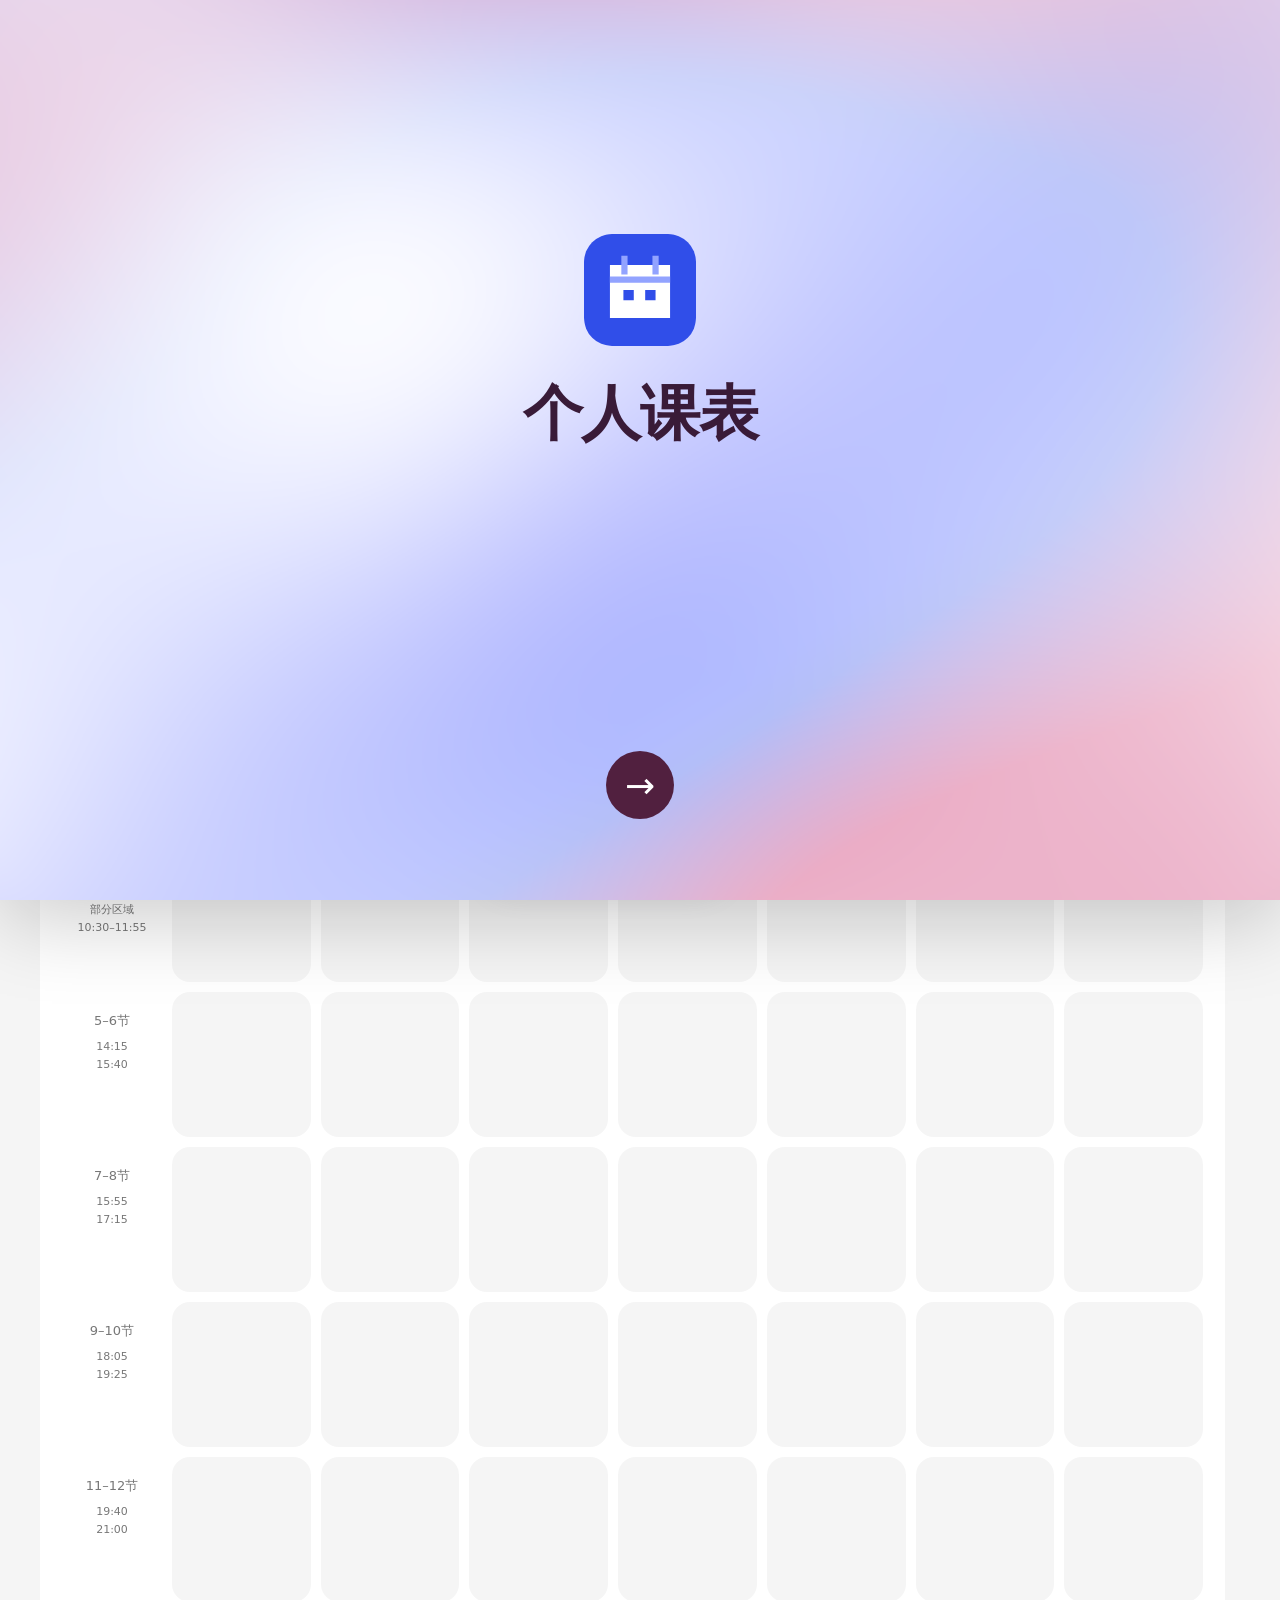
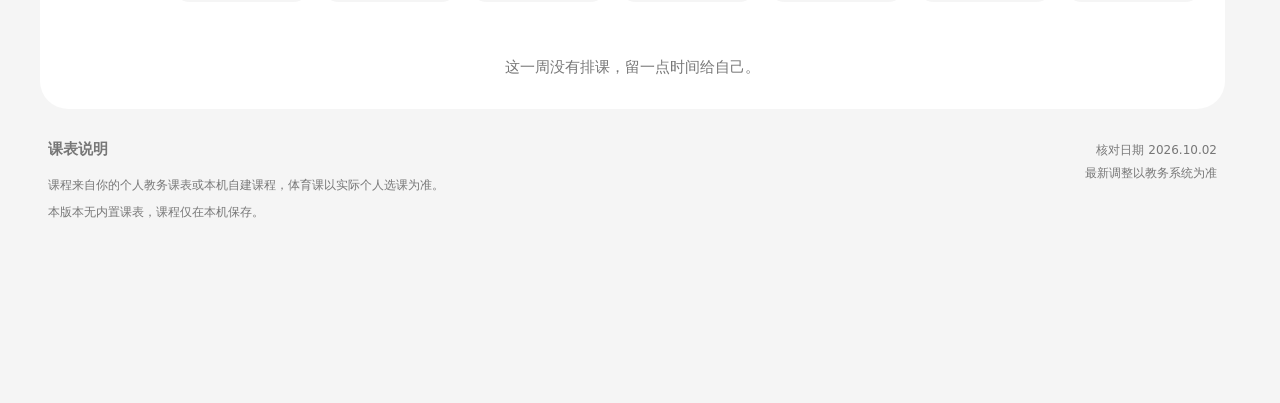
<file: index.html>
<!doctype html>


<html lang="zh-CN"><head><meta charset="utf-8"><meta name="viewport" content="width=device-width,initial-scale=1,viewport-fit=cover"><title>个人课表</title><meta name="description" content="广东交通职业技术学院547个课表，2026—2027第一学期课表。"><link rel="icon" href="icon.svg"><link rel="stylesheet" href="style.css?v=3.1.17"><script src="school-data.js" defer></script><script src="jw-parser.js?v=3.2.3"></script><script src="jw-preload.js?v=3.2.3"></script><script src="app.js?v=3.1.17" defer></script><link rel="stylesheet" href="sync.css?v=3.1.17"><script src="sync.js?v=3.3.1" defer></script><link rel="stylesheet" href="jw-ui.css?v=3.2.3"><link rel="stylesheet" href="web-guide.css?v=3.3.1"></head>


<body><div id="topEdge" aria-hidden="true"></div><div id="topTitle" aria-hidden="true">个人课表</div><div id="pages"><main id="timetablePage" data-page="0"><header><div class="brand"><span class="logo" aria-hidden="true">▦</span><div><p class="eyebrow" id="campusTitle">广东交通职业技术学院 · 清远校区</p><h1>个人课表</h1><p class="sub"><span id="classTitle">我的课表</span> <span>2026—2027 · 第一学期</span></p></div></div><span class="term">秋季学期 / 2026</span></header>


<section class="today" aria-labelledby="todayTitle"><div><p class="eyebrow">今天</p><h2 id="todayTitle"></h2></div><div id="todayCourses" class="today-courses"></div></section>


<section class="schedule" aria-labelledby="weekTitle"><div class="toolbar"><div><p class="eyebrow">教学安排</p><h2 id="weekTitle"></h2><p id="range" class="muted"></p></div><div class="controls"><button id="prev" aria-label="上一周">‹</button><label class="sr-only" for="week">选择教学周</label><button id="weekTrigger" aria-haspopup="dialog" aria-controls="weekPicker" aria-label="选择教学周">第 5 周 ▾</button><select id="week" hidden></select><button id="next" aria-label="下一周">›</button><button id="current" class="current">返回本周</button></div></div><div class="view-controls" role="group" aria-label="课表视图"><button data-view="auto" aria-pressed="true">自动</button><button data-view="day" aria-pressed="false">日课表</button><button data-view="week" aria-pressed="false">周课表</button></div><p id="trainingNotice" class="notice" hidden>本周安排军训（含入学教育），具体时间以学校通知为准。</p><p id="semesterNotice" class="notice" hidden></p><nav id="days" class="days" aria-label="选择星期"></nav><div id="courseContent"><div class="grid-scroll"><div id="grid" class="grid"></div></div><div id="daily" class="daily"></div><p id="empty" class="empty" hidden>这一周没有排课，留一点时间给自己。</p></div></section>


<footer><div id="scheduleNotes"><h3>课表说明</h3><p>请导入备份或自行添加课程。</p></div><p class="source">核对日期 2026.10.02<br>最新调整以教务系统为准</p></footer></main><main id="aboutPage" data-page="1" hidden inert><header><h1>关于</h1><button id="settingsOpen" class="icon-button" aria-label="打开设置"><svg viewBox="0 0 24 24"><path d="M12 2 21 7v10l-9 5-9-5V7z"/><circle cx="12" cy="12" r="4"/></svg></button></header><section class="about-hero"><img src="icon.svg" alt="个人课表应用图标" width="108" height="108"><h2>个人课表</h2><p>每一周，都有清晰的安排</p><p class="muted">网页版 3.3.2 · Miuix 风格</p></section><h3 class="section-label">项目</h3><section class="panel project-panel"><h2>广交个人课表</h2><p>不包含内置课表</p><p class="muted">2026—2027 · 第一学期</p><a class="link-row" href="https://github.com/baihuanxi552-design/GDCP-Class-Timetable" target="_blank" rel="noopener">GitHub 项目 <span>↗</span></a><hr><a class="link-row" href="https://baihuanxi552-design.github.io/GDCP-Class-Timetable/" target="_blank" rel="noopener">网页版课表 <span>↗</span></a></section><h3 class="section-label">下载</h3><section class="panel"><a class="link-row" href="https://github.com/baihuanxi552-design/GDCP-Class-Timetable/releases/download/android-v3.2.5/Class-Timetable-3.2.5.apk">下载安卓版 3.2.3 <span>⇩</span></a><p class="muted">无内置课表；使用正式签名，可覆盖安装 3.2.0 及更新的正式版本。</p></section><h3 class="section-label">适配与数据</h3><section class="panel"><p>手机默认日课表，电脑默认周课表；可手动切换。</p><p>课程与个人设置保存在本机浏览器，不自动连接教务系统。</p><p class="muted">核对日期 2026.10.02 · 最新调整以教务系统为准</p></section></main></div><nav id="dock" aria-label="页面导航"><div id="dockTabs" role="tablist" aria-label="课表和关于"><div id="capsule" aria-hidden="true"></div><button id="tab0" role="tab" aria-selected="true" aria-controls="timetablePage"><svg viewBox="0 0 24 24"><rect x="3" y="3" width="18" height="18" rx="3"/><path d="M10 3v18M6 7h1M6 11h1M6 15h1"/></svg><span>课表</span></button><button id="tab1" role="tab" aria-selected="false" aria-controls="aboutPage"><svg viewBox="0 0 24 24"><circle cx="12" cy="12" r="9"/><path d="M12 11v6M12 7v1"/></svg><span>关于</span></button></div><button id="addOpen" aria-label="添加课程">＋</button></nav><p id="toast" role="status" hidden></p>


<dialog id="detail" aria-labelledby="detailName"><button id="close" class="close" aria-label="关闭课程详情">×</button><p class="eyebrow">课程详情</p><h2 id="detailName"></h2><dl id="detailBody"></dl><p id="sportsNote" class="notice" hidden>分组选课以个人课表为准。</p></dialog><dialog id="weekPicker" aria-labelledby="weekPickerTitle"><button id="weekClose" class="close" aria-label="关闭教学周选择">×</button><h2 id="weekPickerTitle">选择教学周</h2><p class="muted">2026—2027 · 第一学期</p><div id="weekOptions" class="week-options"></div></dialog><dialog id="classPicker" aria-labelledby="classPickerTitle"><button id="classClose" class="close" aria-label="关闭课表设置">×</button><h2 id="classPickerTitle" tabindex="-1">设置你的课表</h2><p id="setupIntro" class="muted">只需设置一次，之后打开会自动读取。你可以随时更改。</p><section class="setup-step"><h3>1 · 选择课表</h3><label for="classSearch" class="muted">搜索年级、专业或课表名称</label><input id="classSearch" type="search" placeholder="搜索已导入的课表" autocomplete="off"><p id="classCount" class="muted" aria-live="polite"></p><div id="classOptions" class="class-options" role="radiogroup" aria-label="课表选项"></div><p id="draftClassText" class="draft-summary" aria-live="polite">请选择课表</p></section><fieldset class="setup-step campus-options"><legend>2 · 选择所在校区</legend><div class="campus-grid"><label><input type="radio" name="setupCampus" value="0"><span>清远校区</span></label><label><input type="radio" name="setupCampus" value="1"><span>天河校区</span></label><label><input type="radio" name="setupCampus" value="2"><span>花都校区</span></label><label><input type="radio" name="setupCampus" value="3"><span>国际校区</span></label></div></fieldset><section id="groupOptions" class="setup-step"></section><p class="muted">作息按校区和教学区域计算，分组选课以个人教务课表为准。</p><p id="storageNotice" class="notice" hidden></p><div class="setup-actions"><button id="setupConfirm" disabled>保存并查看课表</button><button id="setupCancel" hidden>取消</button></div></dialog><dialog id="settingsPage" class="route-dialog" aria-labelledby="settingsTitle"><div class="route-heading"><button class="icon-button route-back" aria-label="返回关于">←</button><h2 id="settingsTitle">设置</h2></div><section class="class-settings selection-summary" aria-label="当前课表"><div class="summary-header"><p class="eyebrow">当前课表</p><button id="classTrigger" class="change-link" aria-haspopup="dialog" aria-controls="classPicker" aria-label="更改课表和校区">更改</button></div><dl class="selection-values"><dt>课表</dt><dd id="selectedClassText"></dd><dt>校区</dt><dd id="selectedCampusText"></dd></dl></section><h3 class="section-label">教务系统</h3><section class="panel backup-panel"><button id="jwOpen" class="action-row">登录教务系统／导入个人课表<span>›</span></button><button id="jwUseClass" class="action-row">使用个人课表<span>›</span></button><p id="jwStatus" class="muted"></p></section><h3 class="section-label">备份</h3><section class="panel backup-panel"><button id="exportBackup" class="action-row"><span>⇩</span>保存到本地<span>›</span></button><hr><button id="importBackup" class="action-row"><span>↶</span>从本地导入<span>›</span></button><input id="backupFile" type="file" accept=".json,application/json" hidden></section><p class="muted">与安卓端共用备份格式。导入将替换当前课表、分组选课和自建课程；导入前请先备份。</p><h3 class="section-label">自建课程</h3><section id="customList" class="panel"></section></dialog>


<dialog id="addPage" class="route-dialog" aria-labelledby="addTitle"><div class="route-heading"><button class="icon-button route-back" aria-label="返回原页面">←</button><h2 id="addTitle">添加课程</h2></div><p class="muted">仅保存在本机，加入当前课表的课表。</p><form id="courseForm"><label>课程名称<input name="name" required maxlength="500" placeholder="例如：专业选修课"></label><div class="form-two"><label>教师<input name="teacher" maxlength="500" placeholder="选填"></label><label>教室<input name="room" maxlength="500" placeholder="选填"></label></div><div class="form-three"><label>星期<select name="day"></select></label><label>开始节次<select name="first"></select></label><label>结束节次<select name="last"></select></label></div><label>教学周<input name="weeks" required value="5-18" placeholder="例如：5-18 或 5,7,9-12"></label><p class="muted">同一时段已有课程时仍会保留，请核对是否冲突。</p><p id="courseError" class="form-error" role="alert"></p><button class="primary" type="submit">保存课程</button></form></dialog><script src="jw-web.js?v=3.3.2"></script><script src="guide-flow.js?v=3.3.1"></script><script src="web-guide.js?v=3.3.1"></script></body></html>
</file>
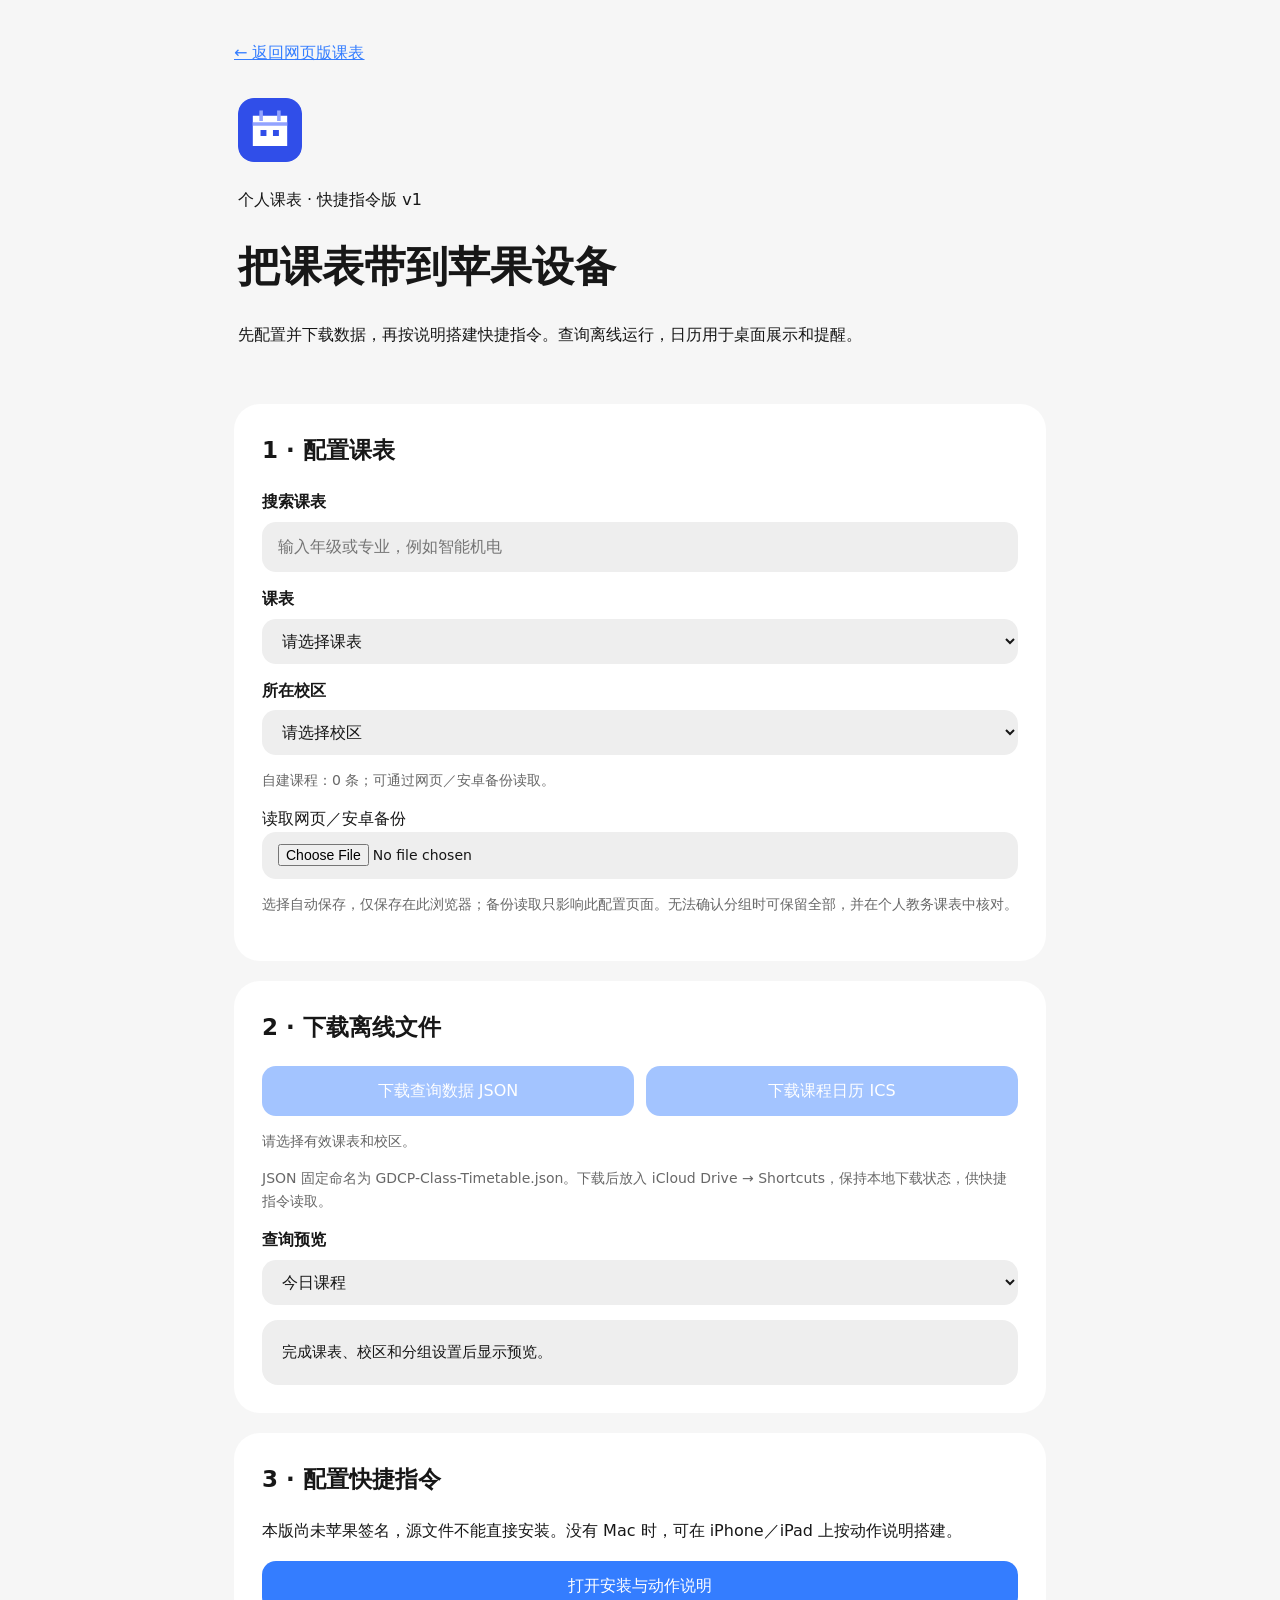
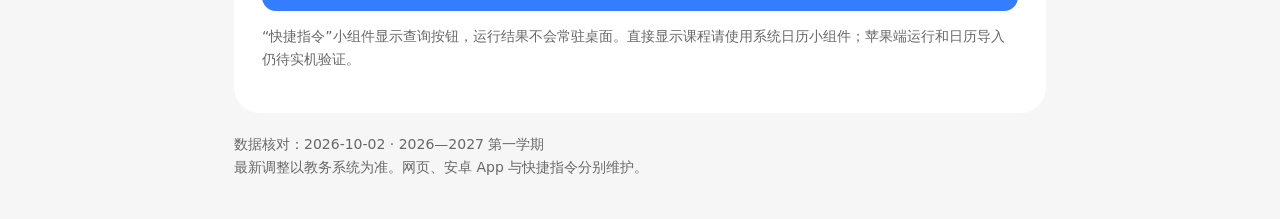
<file: shortcuts/index.html>
<!doctype html><html lang="zh-CN"><head><meta charset="utf-8"><meta name="viewport" content="width=device-width,initial-scale=1,viewport-fit=cover"><title>个人课表 · 苹果快捷指令</title><link rel="icon" href="../icon.svg"><link rel="stylesheet" href="page.css"><script src="../school-data.js" defer></script><script src="core.js" defer></script><script src="page.js" defer></script></head><body><main><a href="../">← 返回网页版课表</a><header><img src="../icon.svg" alt=""><p>个人课表 · 快捷指令版 v1</p><h1>把课表带到苹果设备</h1><p>先配置并下载数据，再按说明搭建快捷指令。查询离线运行，日历用于桌面展示和提醒。</p></header><section><h2>1 · 配置课表</h2><label for="search">搜索课表</label><input id="search" type="search" placeholder="输入年级或专业，例如智能机电"><label for="class">课表</label><select id="class"><option value="">请选择课表</option></select><label for="campus">所在校区</label><select id="campus"><option value="">请选择校区</option><option value="0">清远校区</option><option value="1">天河校区</option><option value="2">花都校区</option><option value="3">国际校区</option></select><div id="groups"></div><p id="custom" class="muted"></p><label class="import">读取网页／安卓备份<input id="backup" type="file" accept=".json,application/json"></label><p class="muted">选择自动保存，仅保存在此浏览器；备份读取只影响此配置页面。无法确认分组时可保留全部，并在个人教务课表中核对。</p><p id="status" role="status"></p></section><section><h2>2 · 下载离线文件</h2><div class="actions"><button id="json" disabled>下载查询数据 JSON</button><button id="ics" disabled>下载课程日历 ICS</button></div><p id="count" class="muted">选择课表、校区和分组选课后可导出。</p><p class="muted">JSON 固定命名为 GDCP-Class-Timetable.json。下载后放入 iCloud Drive → Shortcuts，保持本地下载状态，供快捷指令读取。</p><label for="previewMode">查询预览</label><select id="previewMode"><option value="today">今日课程</option><option value="tomorrow">明日课程</option><option value="next">当前／下一节课</option><option value="week">本周课程</option></select><pre id="preview">完成配置后显示预览。</pre></section><section><h2>3 · 配置快捷指令</h2><p>本版尚未苹果签名，源文件不能直接安装。没有 Mac 时，可在 iPhone／iPad 上按动作说明搭建。</p><div class="actions"><a class="button" href="guide.html">打开安装与动作说明</a></div><p class="muted">“快捷指令”小组件显示查询按钮，运行结果不会常驻桌面。直接显示课程请使用系统日历小组件；苹果端运行和日历导入仍待实机验证。</p></section><footer>数据核对：2026-10-02 · 2026—2027 第一学期<br>最新调整以教务系统为准。网页、安卓 App 与快捷指令分别维护。</footer></main></body></html>
</file>
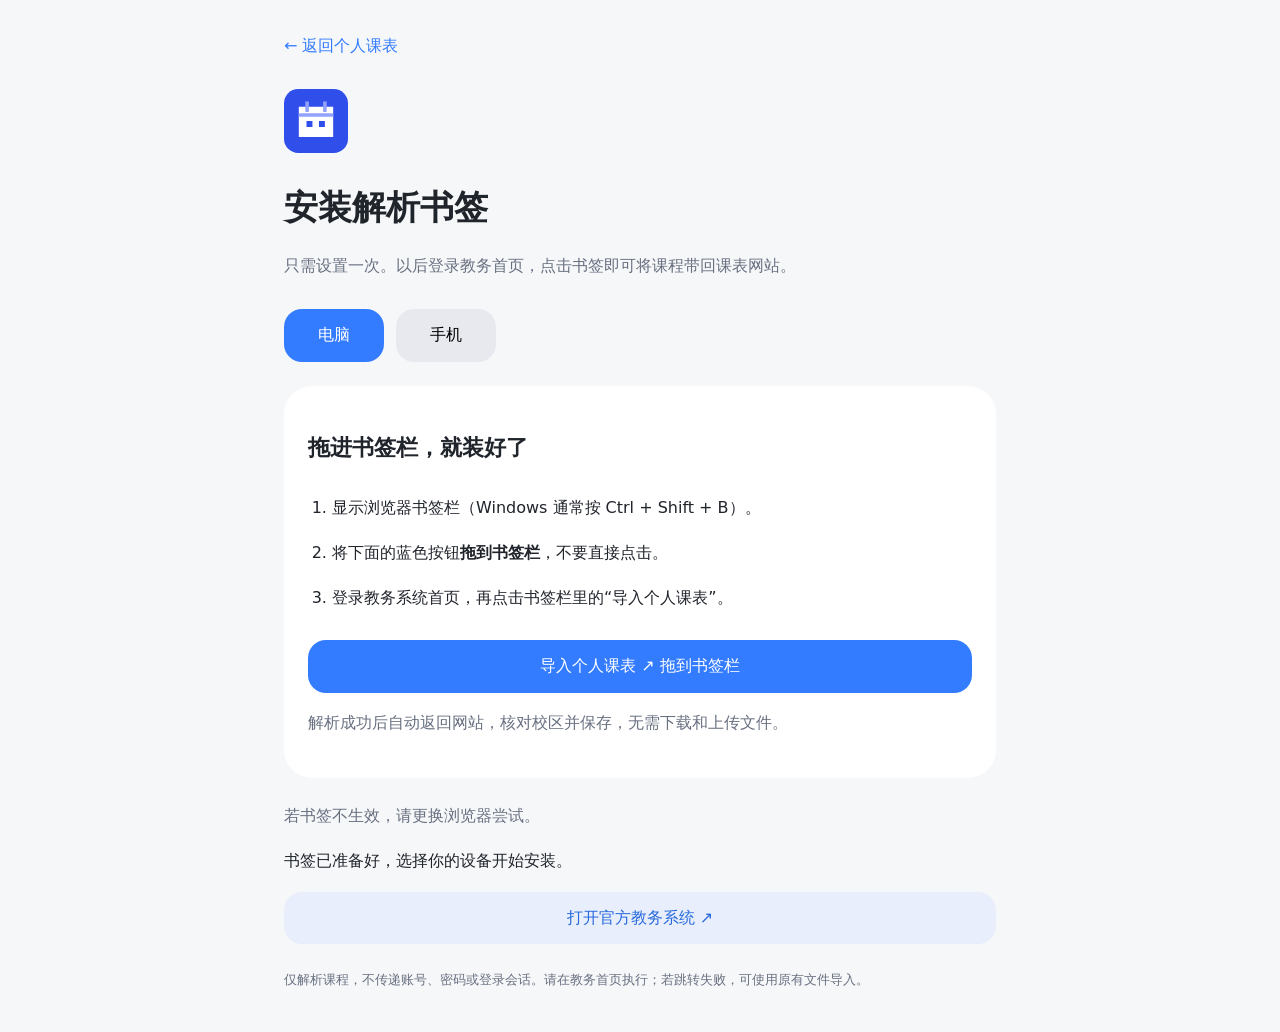
<file: bookmark-install.html>
<!doctype html><html lang="zh-CN"><head><meta charset="utf-8"><meta name="viewport" content="width=device-width,initial-scale=1"><title>安装解析书签 · 个人课表</title><link rel="stylesheet" href="bookmark-install.css"></head><body><main><a class="back" href="./">← 返回个人课表</a><header><img src="icon.svg" alt="" width="64" height="64"><h1>安装解析书签</h1><p>只需设置一次。以后登录教务首页，点击书签即可将课程带回课表网站。</p></header><nav aria-label="设备类型"><button id="desktopTab" aria-pressed="true">电脑</button><button id="mobileTab" aria-pressed="false">手机</button></nav><section id="desktop"><h2>拖进书签栏，就装好了</h2><ol><li>显示浏览器书签栏（Windows 通常按 Ctrl + Shift + B）。</li><li>将下面的蓝色按钮<strong>拖到书签栏</strong>，不要直接点击。</li><li>登录教务系统首页，再点击书签栏里的“导入个人课表”。</li></ol><a id="installBookmark" class="primary" draggable="true" aria-disabled="true">导入个人课表 ↗ 拖到书签栏</a><p class="note">解析成功后自动返回网站，核对校区并保存，无需下载和上传文件。</p></section><section id="mobile" hidden><h2>收藏此页，再替换书签网址</h2><ol><li>在浏览器菜单中收藏当前页面，名称填写“导入个人课表”。</li><li>点击下方“复制解析代码”。</li><li>进入书签管理，编辑刚才的书签，将原网址<strong>全部替换</strong>为复制的代码并保存。</li><li>登录教务首页，从书签列表点击“导入个人课表”。</li></ol><button id="copyCode" class="primary" disabled>复制解析代码</button><p class="note">如果浏览器去掉了代码开头的 javascript:，请手动补上。部分手机浏览器不支持执行解析书签，可改用电脑解析或文件导入。</p><details><summary>复制失败？手动选择代码</summary><textarea id="code" readonly aria-label="解析书签代码" spellcheck="false"></textarea></details></section><p class="note">若书签不生效，请更换浏览器尝试。</p><p id="status" role="status">正在准备解析书签…</p><a class="secondary" href="https://jw.gdcp.edu.cn/" target="_blank" rel="noopener noreferrer">打开官方教务系统 ↗</a><footer>仅解析课程，不传递账号、密码或登录会话。请在教务首页执行；若跳转失败，可使用原有文件导入。</footer></main><script src="bookmark-install.js?v=3.3.1"></script></body></html>
</file>
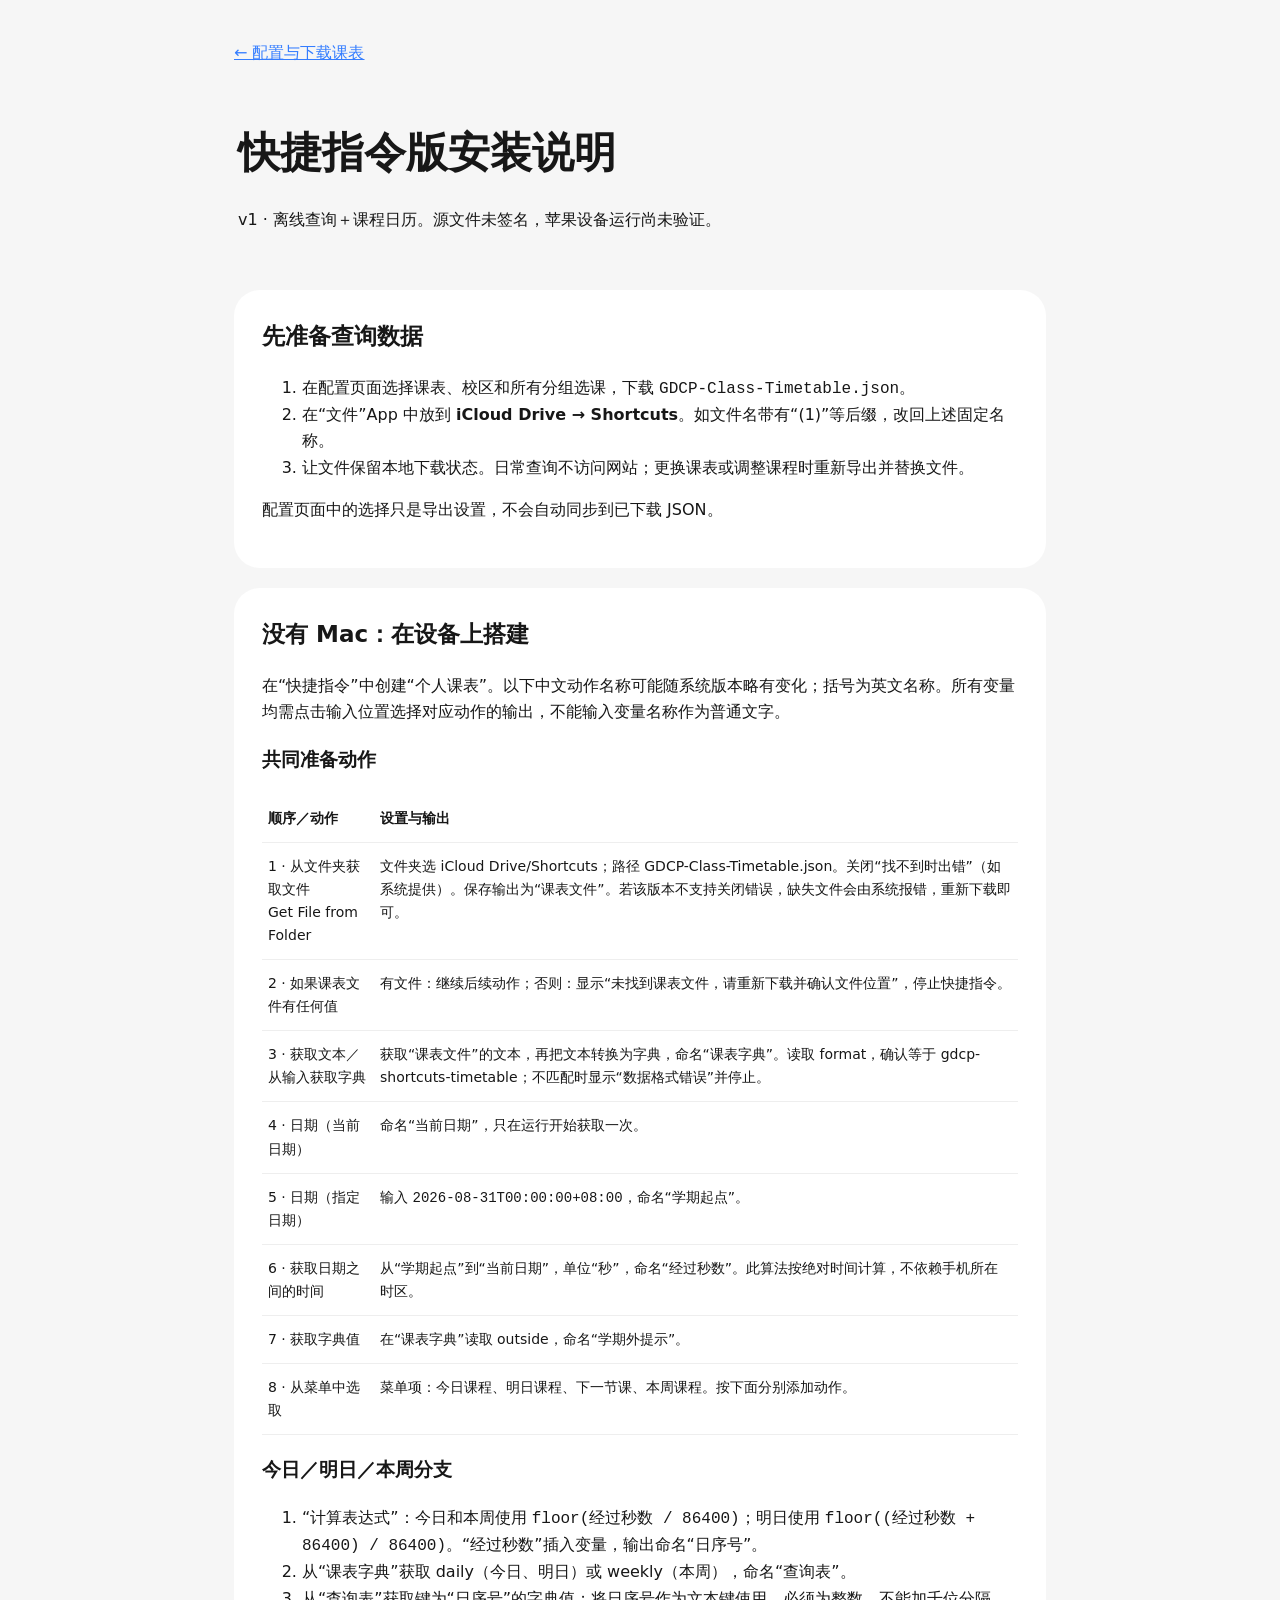
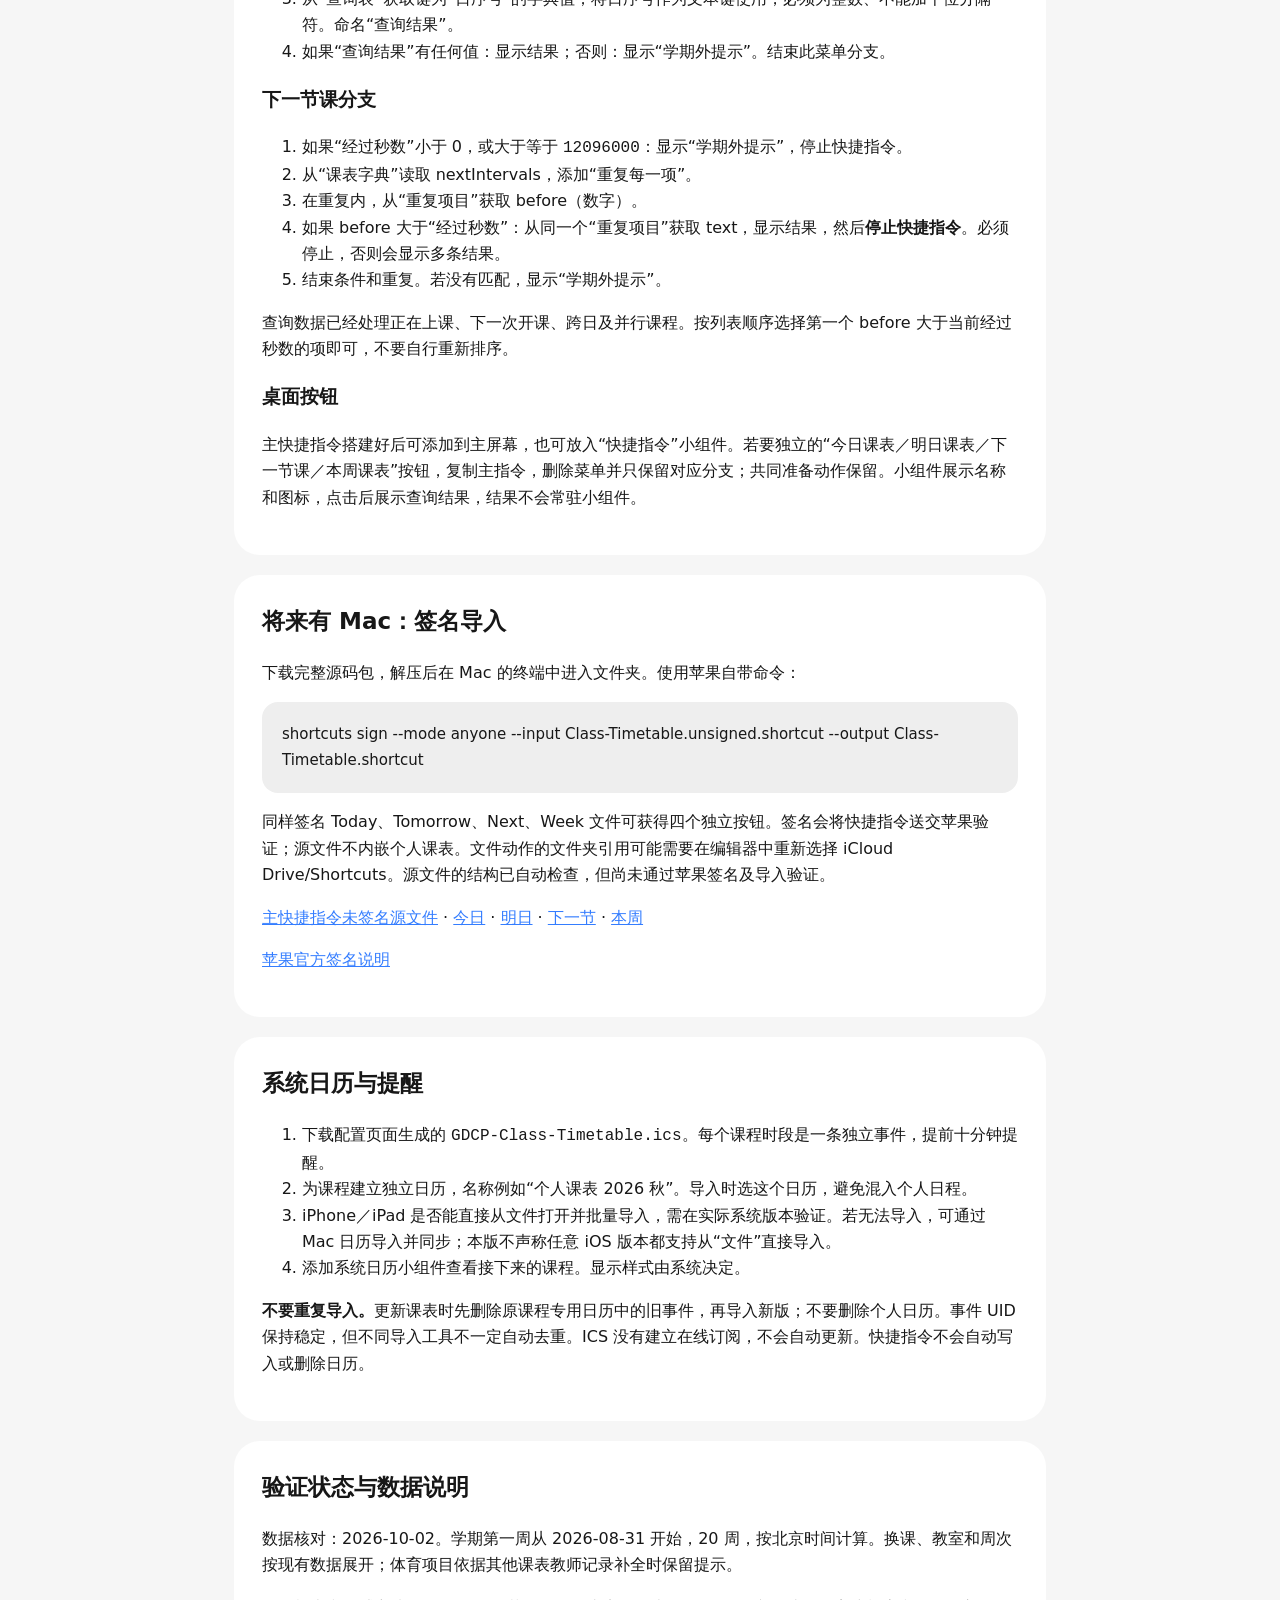
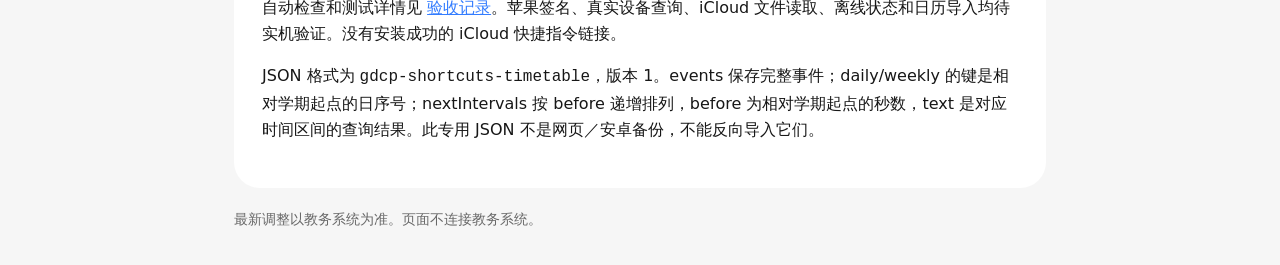
<file: shortcuts/guide.html>
<!doctype html><html lang="zh-CN"><head><meta charset="utf-8"><meta name="viewport" content="width=device-width,initial-scale=1"><title>快捷指令版 · 安装说明</title><link rel="stylesheet" href="page.css"></head><body><main><a href="./">← 配置与下载课表</a><header><h1>快捷指令版安装说明</h1><p>v1 · 离线查询＋课程日历。源文件未签名，苹果设备运行尚未验证。</p></header>
<section><h2>先准备查询数据</h2><ol><li>在配置页面选择课表、校区和所有分组选课，下载 <code>GDCP-Class-Timetable.json</code>。</li><li>在“文件”App 中放到 <strong>iCloud Drive → Shortcuts</strong>。如文件名带有“(1)”等后缀，改回上述固定名称。</li><li>让文件保留本地下载状态。日常查询不访问网站；更换课表或调整课程时重新导出并替换文件。</li></ol><p>配置页面中的选择只是导出设置，不会自动同步到已下载 JSON。</p></section>
<section><h2>没有 Mac：在设备上搭建</h2><p>在“快捷指令”中创建“个人课表”。以下中文动作名称可能随系统版本略有变化；括号为英文名称。所有变量均需点击输入位置选择对应动作的输出，不能输入变量名称作为普通文字。</p><h3>共同准备动作</h3><table><thead><tr><th>顺序／动作</th><th>设置与输出</th></tr></thead><tbody>
<tr><td>1 · 从文件夹获取文件<br>Get File from Folder</td><td>文件夹选 iCloud Drive/Shortcuts；路径 GDCP-Class-Timetable.json。关闭“找不到时出错”（如系统提供）。保存输出为“课表文件”。若该版本不支持关闭错误，缺失文件会由系统报错，重新下载即可。</td></tr>
<tr><td>2 · 如果课表文件有任何值</td><td>有文件：继续后续动作；否则：显示“未找到课表文件，请重新下载并确认文件位置”，停止快捷指令。</td></tr>
<tr><td>3 · 获取文本／从输入获取字典</td><td>获取“课表文件”的文本，再把文本转换为字典，命名“课表字典”。读取 format，确认等于 gdcp-shortcuts-timetable；不匹配时显示“数据格式错误”并停止。</td></tr>
<tr><td>4 · 日期（当前日期）</td><td>命名“当前日期”，只在运行开始获取一次。</td></tr>
<tr><td>5 · 日期（指定日期）</td><td>输入 <code>2026-08-31T00:00:00+08:00</code>，命名“学期起点”。</td></tr>
<tr><td>6 · 获取日期之间的时间</td><td>从“学期起点”到“当前日期”，单位“秒”，命名“经过秒数”。此算法按绝对时间计算，不依赖手机所在时区。</td></tr>
<tr><td>7 · 获取字典值</td><td>在“课表字典”读取 outside，命名“学期外提示”。</td></tr>
<tr><td>8 · 从菜单中选取</td><td>菜单项：今日课程、明日课程、下一节课、本周课程。按下面分别添加动作。</td></tr></tbody></table>
<h3>今日／明日／本周分支</h3><ol><li>“计算表达式”：今日和本周使用 <code>floor(经过秒数 / 86400)</code>；明日使用 <code>floor((经过秒数 + 86400) / 86400)</code>。“经过秒数”插入变量，输出命名“日序号”。</li><li>从“课表字典”获取 daily（今日、明日）或 weekly（本周），命名“查询表”。</li><li>从“查询表”获取键为“日序号”的字典值；将日序号作为文本键使用，必须为整数、不能加千位分隔符。命名“查询结果”。</li><li>如果“查询结果”有任何值：显示结果；否则：显示“学期外提示”。结束此菜单分支。</li></ol>
<h3>下一节课分支</h3><ol><li>如果“经过秒数”小于 0，或大于等于 <code>12096000</code>：显示“学期外提示”，停止快捷指令。</li><li>从“课表字典”读取 nextIntervals，添加“重复每一项”。</li><li>在重复内，从“重复项目”获取 before（数字）。</li><li>如果 before 大于“经过秒数”：从同一个“重复项目”获取 text，显示结果，然后<strong>停止快捷指令</strong>。必须停止，否则会显示多条结果。</li><li>结束条件和重复。若没有匹配，显示“学期外提示”。</li></ol><p>查询数据已经处理正在上课、下一次开课、跨日及并行课程。按列表顺序选择第一个 before 大于当前经过秒数的项即可，不要自行重新排序。</p>
<h3>桌面按钮</h3><p>主快捷指令搭建好后可添加到主屏幕，也可放入“快捷指令”小组件。若要独立的“今日课表／明日课表／下一节课／本周课表”按钮，复制主指令，删除菜单并只保留对应分支；共同准备动作保留。小组件展示名称和图标，点击后展示查询结果，结果不会常驻小组件。</p></section>
<section><h2>将来有 Mac：签名导入</h2><p>下载完整源码包，解压后在 Mac 的终端中进入文件夹。使用苹果自带命令：</p><pre>shortcuts sign --mode anyone --input Class-Timetable.unsigned.shortcut --output Class-Timetable.shortcut</pre><p>同样签名 Today、Tomorrow、Next、Week 文件可获得四个独立按钮。签名会将快捷指令送交苹果验证；源文件不内嵌个人课表。文件动作的文件夹引用可能需要在编辑器中重新选择 iCloud Drive/Shortcuts。源文件的结构已自动检查，但尚未通过苹果签名及导入验证。</p><p><a href="Class-Timetable.unsigned.shortcut" download>主快捷指令未签名源文件</a> · <a href="Today.unsigned.shortcut" download>今日</a> · <a href="Tomorrow.unsigned.shortcut" download>明日</a> · <a href="Next.unsigned.shortcut" download>下一节</a> · <a href="Week.unsigned.shortcut" download>本周</a></p><p><a href="https://support.apple.com/en-gb/guide/shortcuts-mac/apd455c82f02/mac">苹果官方签名说明</a></p></section>
<section><h2>系统日历与提醒</h2><ol><li>下载配置页面生成的 <code>GDCP-Class-Timetable.ics</code>。每个课程时段是一条独立事件，提前十分钟提醒。</li><li>为课程建立独立日历，名称例如“个人课表 2026 秋”。导入时选这个日历，避免混入个人日程。</li><li>iPhone／iPad 是否能直接从文件打开并批量导入，需在实际系统版本验证。若无法导入，可通过 Mac 日历导入并同步；本版不声称任意 iOS 版本都支持从“文件”直接导入。</li><li>添加系统日历小组件查看接下来的课程。显示样式由系统决定。</li></ol><p><strong>不要重复导入。</strong>更新课表时先删除原课程专用日历中的旧事件，再导入新版；不要删除个人日历。事件 UID 保持稳定，但不同导入工具不一定自动去重。ICS 没有建立在线订阅，不会自动更新。快捷指令不会自动写入或删除日历。</p></section>
<section><h2>验证状态与数据说明</h2><p>数据核对：2026-10-02。学期第一周从 2026-08-31 开始，20 周，按北京时间计算。换课、教室和周次按现有数据展开；体育项目依据其他课表教师记录补全时保留提示。</p><p>自动检查和测试详情见 <a href="verification.json">验收记录</a>。苹果签名、真实设备查询、iCloud 文件读取、离线状态和日历导入均待实机验证。没有安装成功的 iCloud 快捷指令链接。</p><p>JSON 格式为 <code>gdcp-shortcuts-timetable</code>，版本 1。events 保存完整事件；daily/weekly 的键是相对学期起点的日序号；nextIntervals 按 before 递增排列，before 为相对学期起点的秒数，text 是对应时间区间的查询结果。此专用 JSON 不是网页／安卓备份，不能反向导入它们。</p></section><footer>最新调整以教务系统为准。页面不连接教务系统。</footer></main></body></html>
</file>
<file: style.css>
*{box-sizing:border-box}:root{color-scheme:light dark;--ink:#191919;--muted:#777;--blue:#3482ff;--page:#f5f5f5;--surface:#fff;--soft:#f0f0f0;--line:#eaeaea;--hint:#eaf2ff;--hint-ink:#34609c}body{margin:0;background:var(--page);color:var(--ink);font:16px system-ui,-apple-system,"MiSans","Microsoft YaHei",sans-serif;-webkit-tap-highlight-color:transparent}button,select{font:inherit;cursor:pointer;touch-action:manipulation}button{transition:transform .16s,background .16s}button:active{transform:scale(.97)}button:focus-visible,select:focus-visible{outline:3px solid var(--blue);outline-offset:3px}[hidden]{display:none!important}main{max-width:1500px;margin:auto;padding:48px 40px max(24px,env(safe-area-inset-bottom))}header{display:flex;justify-content:space-between;align-items:center;margin:0 4px 28px}.brand{display:flex;gap:18px;align-items:center}.logo{display:grid;place-items:center;width:56px;height:56px;background:var(--blue);color:white;border-radius:20px;font-size:36px;flex-shrink:0}.eyebrow{font-size:12px;color:var(--muted);font-weight:500;letter-spacing:.3px;margin:0 0 8px}h1{font-size:40px;letter-spacing:-1.4px;margin:0 0 8px;font-weight:750}h2{margin:0;font-size:25px;letter-spacing:-.5px}h3{font-size:15px;margin:0 0 10px}.sub{font-size:13px;margin:0;color:var(--muted);line-height:1.8}.sub span{margin-left:12px}.term{border-radius:16px;background:var(--surface);padding:12px 18px;color:var(--muted);font-size:13px}.widget-hint{margin:0 0 18px;padding:14px 18px;border-radius:20px;background:var(--hint);color:var(--hint-ink);font-size:13px;line-height:1.7}.today{background:var(--surface);padding:26px;border-radius:28px;display:flex;gap:30px;align-items:center;margin-bottom:18px}.today h2{font-size:22px;white-space:nowrap}.today-courses{display:flex;gap:10px;flex-wrap:wrap;flex:1}.today-card{border:0;background:var(--bg);color:var(--fg);border-radius:18px;text-align:left;padding:16px 18px;font-size:14px;max-width:300px;overflow-wrap:anywhere}.today-card strong{display:block;margin-bottom:8px;line-height:1.6}.today-card span{font-size:12px;line-height:1.6;opacity:.85}.today-empty{color:var(--muted);margin:0;font-size:15px}.schedule{background:var(--surface);border-radius:28px;overflow:hidden}.toolbar{display:flex;justify-content:space-between;gap:20px;align-items:center;padding:28px}.muted{color:var(--muted);font-size:13px;margin:8px 0 0;line-height:1.6}.controls{display:flex;gap:6px;align-items:center;background:var(--soft);border-radius:18px;padding:5px}.controls button,.controls select{height:42px;border:0;background:transparent;border-radius:13px;color:var(--ink);padding:0 14px;min-width:42px}.controls select{font-weight:600}.controls button:first-child,.controls button:nth-child(3){font-size:24px}.controls .current{background:var(--blue);color:white;font-size:13px;font-weight:600}.controls button:disabled{opacity:.3;cursor:default}.grid{display:grid;grid-template-columns:92px repeat(7,minmax(0,1fr));padding:0 16px 18px;gap:7px}.day-head{text-align:center;padding:14px 0 18px;font-size:14px;color:var(--muted)}.day-head small{display:block;font-size:12px;margin-top:6px}.day-head.is-today{color:var(--blue);font-weight:650}.time{padding:16px 4px;text-align:center;display:flex;flex-direction:column;gap:8px;font-size:13px;color:var(--muted);font-variant-numeric:tabular-nums}.time small{font-size:11px;line-height:1.6}.cell{min-height:132px;border-radius:18px;background:var(--page)}.course{background:var(--bg);color:var(--fg);border:0;border-radius:18px;width:100%;height:100%;min-height:132px;padding:16px 12px;text-align:left;display:flex;flex-direction:column;gap:7px;position:relative}.course:before{content:"";width:22px;height:3px;background:var(--accent);border-radius:3px;margin-bottom:2px}.course strong{font-size:14px;line-height:1.6;overflow-wrap:anywhere}.course span{font-size:12px;line-height:1.6;overflow-wrap:anywhere;opacity:.85}.course .teacher{margin-top:auto}.course-time{font-variant-numeric:tabular-nums}.empty{padding:32px;text-align:center;color:var(--muted);font-size:15px;margin:0}.notice{background:#fff1d9;color:#79551a;font-size:14px;line-height:1.7;padding:14px 18px;border-radius:18px;margin:0 28px 18px}.days,.daily{display:none}footer{display:flex;justify-content:space-between;gap:20px;padding:26px 8px;color:var(--muted);font-size:12px;line-height:1.9}footer p{margin:4px 0}.source{text-align:right;white-space:nowrap}dialog{width:min(520px,calc(100% - 32px));border:0;border-radius:32px;padding:32px;background:var(--surface);color:var(--ink);box-shadow:0 20px 80px #0003;max-height:85vh;overflow:auto}dialog::backdrop{background:#0006}dialog h2{padding-right:28px;line-height:1.5;overflow-wrap:anywhere}.close{position:absolute;right:18px;top:18px;border:0;background:var(--soft);border-radius:50%;height:36px;width:36px;font-size:23px;color:var(--muted)}dl{display:grid;grid-template-columns:60px 1fr;gap:18px 16px;font-size:15px;line-height:1.7;margin:24px 0 0;padding:20px;border-radius:22px;background:var(--page)}dt{color:var(--muted)}dd{margin:0;overflow-wrap:anywhere}dialog .notice{margin:20px 0 0}.sr-only{position:absolute;width:1px;height:1px;overflow:hidden;clip:rect(0,0,0,0)}@media(min-width:1500px){.cell,.course{min-height:145px}}@media(max-width:1000px){main{padding:30px 20px}.grid{grid-template-columns:70px repeat(7,minmax(0,1fr));gap:5px;padding:0 10px 14px}.course{padding:12px 9px}.today{gap:20px}.term{display:none}}@media(max-width:760px){main{padding:32px 16px 16px}header{margin:0 8px 26px}.brand{display:block}.logo{display:none}h1{font-size:36px;margin:6px 0 10px}.sub span{display:block;margin:0}.today{display:block;padding:22px;border-radius:26px}.today-courses{margin-top:18px}.today-card{max-width:none;width:100%;padding:16px}.toolbar{padding:24px 20px 18px;display:block}.toolbar h2{font-size:26px}.controls{margin-top:18px;gap:2px}.controls button,.controls select{padding:0 10px;font-size:14px}.controls select{flex:1;min-width:0}.controls .current{white-space:nowrap}.grid{display:none}.days{display:grid;grid-template-columns:repeat(7,minmax(0,1fr));gap:3px;padding:0 14px 20px}.days button{border:0;background:transparent;color:var(--muted);border-radius:16px;padding:12px 0;font-size:13px}.days button small{display:block;margin-top:8px;font-size:14px;font-weight:650}.days button.active{background:var(--blue);color:white}.daily{display:block;padding:0 16px 20px}.daily-row{display:grid;grid-template-columns:52px 1fr;gap:10px;margin-bottom:12px}.daily-row .time{padding:18px 0;font-size:12px}.daily .course{min-height:132px;padding:18px;border-radius:22px}.daily .course strong{font-size:16px}.daily .course span{font-size:13px}.notice{margin:0 16px 16px}.daily-empty{color:var(--muted);text-align:center;padding:38px 10px;font-size:15px;line-height:1.8}.empty{display:none}footer{display:block;padding:24px 6px}.source{text-align:left;margin-top:16px}dialog{padding:26px;position:fixed;inset:auto 0 12px;margin:auto;width:calc(100% - 24px);border-radius:30px}dl{grid-template-columns:48px 1fr;gap:16px 12px;padding:18px}dialog h2{font-size:24px}.widget-hint{font-size:12px;padding:14px 16px}}@media(prefers-color-scheme:dark){:root{--ink:#eee;--muted:#aaa;--page:#101010;--surface:#1c1c1e;--soft:#2b2b2e;--line:#343434;--hint:#192638;--hint-ink:#a6c8ff}.course,.today-card{background:var(--dark-bg,#292d33);color:#edf0f5}.notice{background:#382c18;color:#e6c88e}}@media(prefers-reduced-motion:reduce){button{transition:none}button:active{transform:none}}

.week-options{display:grid;grid-template-columns:repeat(4,minmax(0,1fr));gap:10px;margin-top:24px}.week-options button{border:0;border-radius:16px;min-height:48px;background:var(--soft);color:var(--ink);font-weight:600}.week-options button.active{background:var(--blue);color:#fff}.controls #weekTrigger{flex:1;white-space:nowrap;font-size:14px;font-weight:600}.controls button{min-height:44px}.week-options button:focus-visible{outline:3px solid var(--blue);outline-offset:3px}#weekPicker{max-width:440px}#detail{animation:appear .2s ease-out}@keyframes appear{from{opacity:0;transform:translateY(12px)}to{opacity:1;transform:translateY(0)}}@media(prefers-reduced-motion:reduce){#detail{animation:none}}

.controls #prev,.controls #next{font-size:24px}

.class-settings{background:var(--surface,#fff);padding:24px;border-radius:28px;margin-bottom:20px;display:flex;align-items:center;flex-wrap:wrap;gap:18px}.class-settings p:last-child{flex-basis:100%;margin:0}.class-settings label{font-size:13px;display:flex;align-items:center;gap:12px}.class-settings select,#classSearch{font:inherit;border:0;border-radius:16px;background:#f2f3f5;color:inherit;padding:12px 16px}.class-settings button,.view-controls button,.class-options button{font:inherit;border:0;border-radius:16px;padding:12px 16px;background:#f2f3f5;color:inherit;cursor:pointer}.view-controls{display:flex;gap:8px;margin:18px 0}.view-controls [aria-pressed=true],.class-options .active{background:#e7ecff;color:#355de4}#classSearch{width:100%;box-sizing:border-box;margin:12px 0}#classPicker{width:min(560px,calc(100% - 32px))}.class-options{max-height:50vh;overflow-y:auto;display:flex;flex-direction:column;gap:6px}.class-options button{text-align:left;white-space:normal;overflow-wrap:anywhere}main[data-view=week] .grid{display:grid}main[data-view=week] .daily,main[data-view=week] .days{display:none}main[data-view=day] .grid{display:none}main[data-view=day] .daily{display:block}main[data-view=day] .days{display:flex}@media(max-width:760px){main[data-view=week] .grid{min-width:900px}.schedule{overflow-x:auto}.class-settings{padding:18px}#classPicker{max-height:85vh}}@media(prefers-color-scheme:dark){.class-settings{background:#242426}.class-settings button,.class-settings select,#classSearch,.view-controls button,.class-options button{background:#323235;color:#eee}.view-controls [aria-pressed=true],.class-options .active{background:#28375d;color:#9eb8ff}}

.campus-setting{display:flex;align-items:center;gap:12px}.view-controls{padding:0 24px}#classSearch:focus-visible{outline:3px solid var(--blue);outline-offset:3px}

.selection-summary{display:block;padding:22px 26px}.summary-header{display:flex;align-items:center;justify-content:space-between;gap:12px}.summary-header .eyebrow{margin:0}.class-settings .change-link{background:var(--hint);color:var(--blue);padding:8px 14px;font-size:13px;font-weight:600}.selection-values{margin:8px 0 0;display:grid;grid-template-columns:42px 1fr;gap:10px 14px;align-items:baseline}.selection-values dt{font-size:12px;color:var(--muted)}.selection-values dd{margin:0;font-size:15px;line-height:1.6;overflow-wrap:anywhere}.selection-values dd:first-of-type{font-weight:600}#classPicker{max-height:90dvh;overflow-y:auto;padding:28px}#classPickerTitle{outline:none;margin-right:28px}.setup-step{margin:22px 0 0}.setup-step h3,.setup-step legend{font-size:15px;font-weight:650;margin-bottom:8px}.class-options{max-height:220px;gap:6px}.class-option,.campus-grid label{display:flex;align-items:center;gap:12px;padding:12px 14px;border:1px solid var(--line);border-radius:15px;background:var(--surface);font-size:14px;line-height:1.5;cursor:pointer;overflow-wrap:anywhere}.class-option:has(input:checked),.campus-grid label:has(input:checked){background:var(--hint);border-color:var(--blue);font-weight:600;color:var(--hint-ink)}.class-option input,.campus-grid input{accent-color:var(--blue);flex-shrink:0;width:17px;height:17px;margin:0}.draft-summary{font-size:12px;line-height:1.6;color:var(--muted);margin:10px 0 0}.campus-options{border:0;padding:0}.campus-grid{display:grid;grid-template-columns:1fr 1fr;gap:8px}.setup-actions{display:flex;flex-direction:column;gap:8px;margin-top:20px}.setup-actions button{border:0;border-radius:16px;padding:14px;font:inherit;cursor:pointer}#setupConfirm{background:var(--blue);color:#fff;font-weight:650}#setupConfirm:disabled{opacity:.4;cursor:default}#setupCancel{background:var(--soft);color:var(--ink)}@media(max-width:760px){.selection-summary{padding:18px}#classPicker{padding:22px}.selection-values{grid-template-columns:36px 1fr}}@media(prefers-color-scheme:dark){.class-settings .change-link{background:var(--hint);color:#9eb8ff}}
</file>
<file: sync.css>
/* Browser counterpart of the Android 3.1.16 appearance. */
.daily-row{display:grid;grid-template-columns:66px 1fr;gap:12px;margin-bottom:12px}
#pages{transition:transform .56s cubic-bezier(.2,0,.2,1);transform-origin:center top;border-radius:28px}
body.route-open #pages{transform:scale(.94)}
dialog:not(.route-dialog)[open]{animation:dialog-enter .36s ease-out}
@keyframes dialog-enter{from{opacity:0;transform:translateY(24px) scale(.96);border-radius:40px}to{opacity:1;transform:translateY(0) scale(1)}}
@media(max-width:899px){.days{grid-template-columns:repeat(7,minmax(0,1fr));gap:3px;padding:0 14px 20px}.days button{border:0;background:transparent;color:var(--muted);border-radius:16px;padding:12px 0;font-size:13px}.days button small{display:block;margin-top:8px;font-size:14px;font-weight:650}.days button.active{background:var(--blue);color:white}}
html{overflow-x:clip;scrollbar-gutter:stable}body{overflow-x:clip}button,input,select{font:inherit}input,select{max-width:100%;color:var(--ink)}a{color:inherit}button{color:var(--ink)}#pages{position:relative;isolation:isolate}main{padding-bottom:150px;min-height:100dvh}main header{position:relative;min-height:132px}main h1{font-size:42px;line-height:1.4}main .brand{display:block}.brand .logo,.term{display:none}.sub span{margin:0;display:block}.schedule{overflow:visible}.grid-scroll{overflow-x:auto;overscroll-behavior-x:contain;border-radius:24px;touch-action:pan-x pan-y}.grid{grid-template-columns:100px repeat(7,minmax(110px,1fr));padding:12px 22px 24px;gap:10px}.time{padding:20px 12px;min-width:0;overflow-wrap:normal}.time small{white-space:pre-line}.course{padding:20px 16px;gap:9px;height:auto;min-height:145px;overflow-wrap:anywhere}.cell .course+.course{margin-top:8px}.cell{min-height:145px}.view-controls,.days{box-shadow:none}.view-controls button{background:var(--soft)}.view-controls button[aria-pressed=true]{background:var(--hint);color:var(--hint-ink)}#courseContent{overflow:hidden;border-radius:24px}.controls{flex-wrap:wrap}.controls #weekTrigger{flex:1}.days{display:none}.daily{display:none}.toolbar{padding:28px}.today-card{max-width:360px}.panel{padding:28px;background:var(--surface);border-radius:28px;line-height:1.8}.panel p{margin:6px 0 16px}.section-label{color:var(--muted);font-weight:500;margin:30px 12px 14px}.about-hero{text-align:center;padding:44px 0 56px}.about-hero img{width:108px;height:108px;border-radius:26px;margin-bottom:28px}.about-hero h2{font-size:38px}.about-hero p{color:var(--muted);margin-top:16px}.project-panel h2{font-size:24px;margin-bottom:22px}.link-row{display:flex;justify-content:space-between;text-decoration:none;background:var(--soft);padding:20px 24px;border-radius:20px;margin-top:28px;font-size:17px}.link-row:hover{background:var(--hint)}hr{border:0;border-top:1px solid var(--line);margin:20px 0}.icon-button{border:0;background:transparent;width:48px;height:48px;display:grid;place-items:center;font-size:26px;border-radius:50%}.icon-button svg{width:28px;height:28px;fill:none;stroke:currentColor;stroke-width:1.8}#settingsOpen{position:absolute;right:0;top:0}#aboutPage{max-width:880px}#aboutPage header{align-items:flex-start}#aboutPage header h1{margin:20px 0 0}
#dock{position:fixed;z-index:30;bottom:max(20px,calc(env(safe-area-inset-bottom) + 12px));left:50%;transform:translateX(-50%);display:flex;align-items:center;gap:12px;transition:translate .48s,opacity .32s}#dockTabs{width:240px;height:56px;display:flex;position:relative;border-radius:100px;background:rgb(255 255 255 / .32);backdrop-filter:blur(22px);-webkit-backdrop-filter:blur(22px);border:1px solid rgb(255 255 255 / .8);box-shadow:0 12px 30px rgb(114 121 133 / .14),0 3px 10px rgb(114 121 133 / .10);touch-action:pan-y;user-select:none}#dockTabs button{position:relative;z-index:1;width:50%;display:flex;flex-direction:column;align-items:center;justify-content:center;gap:3px;border:0;background:transparent;font-size:11px;color:var(--muted);padding:4px;transition:color .32s}#dockTabs button[aria-selected=true]{color:var(--ink)}#dockTabs svg{width:25px;height:25px;fill:none;stroke:currentColor;stroke-width:1.8}#capsule{position:absolute;left:4px;top:4px;width:calc(50% - 4px);height:46px;background:rgb(210 213 219 / .38);border-radius:100px;box-shadow:0 2px 6px rgb(184 187 194 / .16);transform:translateX(var(--capsule-x,0px)) scale(var(--capsule-scale,1));transition:transform .4s cubic-bezier(.2,.8,.2,1)}#dockTabs.dragging #capsule{transition:transform .12s}#addOpen{border:1px solid rgb(255 255 255 / .32);background:var(--blue);color:white;border-radius:50%;width:56px;height:56px;font-size:40px;line-height:1;box-shadow:0 5px 16px rgb(114 121 133 / .16)}body.route-open #dock{translate:0 150px;opacity:0;pointer-events:none}#toast{position:fixed;z-index:100;bottom:110px;left:50%;transform:translateX(-50%);max-width:calc(100% - 32px);padding:14px 22px;border-radius:18px;background:var(--ink);color:var(--surface);font-size:14px;box-shadow:0 8px 30px #0002}
/* Eight bands are generated from the progressive-blur reference. No parent filter/mask. */
#topEdge{position:fixed;inset:0 0 auto;z-index:20;height:calc(env(safe-area-inset-top) + 88px);pointer-events:none;visibility:hidden;--scroll-blur:0;mask:none;-webkit-mask:none}
#topEdge .blur-band{position:absolute;inset:0;pointer-events:none;opacity:var(--scroll-blur)}
#topEdge::after{opacity:var(--scroll-blur);content:"";position:absolute;inset:0;background:linear-gradient(rgb(245 245 245 / .08),transparent)}
.page-title{transform-origin:left center;will-change:filter,transform}.route-dialog{width:min(720px,100%);height:100dvh;max-height:100dvh;inset:0 0 0 auto;margin:0;border-radius:28px 0 0 28px;padding:calc(env(safe-area-inset-top) + 28px) 32px calc(env(safe-area-inset-bottom) + 40px);box-shadow:-24px 0 70px rgb(30 35 44 / .28);background:var(--page)}.route-dialog::backdrop{background:rgb(35 40 50 / .18);backdrop-filter:blur(14px);-webkit-backdrop-filter:blur(14px)}.route-heading{display:flex;gap:14px;align-items:center;margin-bottom:28px}.route-heading h2{padding:0;font-size:30px}.action-row{border:0;background:transparent;display:flex;align-items:center;gap:18px;text-align:left;width:100%;padding:18px 0;font-size:18px}.action-row span:last-child{margin-left:auto;color:var(--muted)}.action-row span:first-child{font-size:26px}.backup-panel{padding:12px 28px}.backup-panel hr{margin:0}.selection-summary{margin:0}.selection-values{background:transparent;padding:0;gap:16px}.selection-values dd{font-size:17px}#courseForm{margin-top:26px}#courseForm label{display:flex;flex-direction:column;gap:10px;font-size:14px;margin-bottom:22px}#courseForm input,#courseForm select,#classSearch{background:var(--surface);border:1px solid var(--line);border-radius:16px;padding:15px;min-height:48px;width:100%}.form-two,.form-three{display:grid;gap:16px}.form-two{grid-template-columns:1fr 1fr}.form-three{grid-template-columns:repeat(3,1fr)}.primary{background:var(--blue);color:white;border:0;border-radius:18px;padding:16px 24px;min-height:48px;width:100%}.form-error{color:#c65353;font-size:14px}.custom-row{display:flex;gap:18px;align-items:center;padding:16px 0}.custom-row p{margin:4px 0;overflow-wrap:anywhere}.custom-row>div{flex:1}.custom-row button,#deleteCourse{border:0;background:var(--soft);border-radius:14px;min-height:44px;padding:10px 16px;color:#bc4b4b}.group-choice{margin:18px 0;border:0;padding:0}.group-choice legend{font-weight:650;margin-bottom:10px}.group-choice label{display:flex;gap:12px;align-items:center;padding:12px;background:var(--soft);border-radius:14px;margin:8px 0;line-height:1.6;font-size:14px}.group-choice input{accent-color:var(--blue)}.group-choice label:has(input:checked){background:var(--hint);color:var(--hint-ink)}
@media(min-width:900px){main{padding-top:72px}#aboutPage .about-hero{padding-top:12px}main[data-view=day] .days{display:grid;grid-template-columns:repeat(7,1fr)}main[data-view=day] .daily{display:grid;grid-template-columns:repeat(2,minmax(0,1fr));gap:16px;padding:24px}.daily-row{display:grid;grid-template-columns:70px 1fr;gap:12px}.days button{border:0;background:var(--soft);padding:14px;border-radius:16px}.days button small{display:block}.days button.active{background:var(--blue);color:white}}
@media(max-width:899px){main{padding:calc(env(safe-area-inset-top) + 54px) max(16px,env(safe-area-inset-left)) 140px}header{margin:0 8px 28px}main h1{font-size:36px}main .sub{font-size:13px}.today{display:block;padding:24px}.today h2{white-space:normal}.today-courses{margin-top:18px}.today-card{max-width:none;width:100%}.toolbar{display:block;padding:24px}.controls{margin-top:20px;flex-wrap:nowrap}.controls button{padding:0 9px;min-width:38px}.controls .current{font-size:12px}.grid{display:none;min-width:1100px;grid-template-columns:96px repeat(7,minmax(130px,1fr));padding:12px 18px 24px}.schedule{overflow:hidden}.days{display:grid}.daily{display:block}.daily-row{grid-template-columns:66px 1fr}.daily-row .time{padding:18px 8px}.course{padding:20px 16px}.daily .course{padding:22px}.view-controls{padding:0 20px}.view-controls button{font-size:14px;padding:12px 14px}main[data-view=week] .grid{min-width:1100px}main[data-view=week] .days{display:none}main[data-view=day] .days{display:grid}.route-dialog{width:100%;border-radius:28px 28px 0 0;padding:calc(env(safe-area-inset-top) + 24px) 22px calc(env(safe-area-inset-bottom) + 32px)}#aboutPage header h1{margin:20px 0 0}.about-hero{padding:34px 0 44px}.about-hero h2{font-size:32px}.panel{padding:24px}.project-panel{padding:28px}.form-two{grid-template-columns:1fr}.form-three{gap:8px}.form-three select{padding:12px 8px}dialog{inset:0;margin:auto;height:fit-content;max-height:90dvh}#classPicker{padding:24px;max-height:90dvh}footer{display:block}.source{text-align:left}.link-row{padding:20px;font-size:16px}}
@media(max-width:360px){#dockTabs{width:210px}#dock{gap:8px}.controls{gap:0}.controls button{padding:0 6px}.panel{padding:20px}.form-three{grid-template-columns:1fr}.campus-grid{grid-template-columns:1fr}}
@media(prefers-color-scheme:dark){#dockTabs{background:rgb(30 30 33 / .42);border-color:rgb(255 255 255 / .2)}#capsule{background:rgb(99 102 110 / .34)}}
@supports not ((backdrop-filter:blur(1px)) or (-webkit-backdrop-filter:blur(1px))){#dockTabs{background:var(--surface)}}
@media(prefers-reduced-motion:reduce){*,*::before,*::after{animation:none!important;transition:none!important;scroll-behavior:auto!important}.page-title{filter:none!important;transform:none!important}#topTitle{filter:none!important}}


/* Floating text sits above progressive blur; no header surface or uniform filter. */
#topTitle{position:fixed;z-index:22;top:calc(env(safe-area-inset-top) + 20px);left:0;right:0;pointer-events:none;text-align:center;color:var(--ink);font-size:20px;font-weight:650;line-height:28px;opacity:0;filter:blur(8px);transform:scale(.92);transition:opacity .36s cubic-bezier(0,0,.2,1),filter .36s,transform .36s}
main{padding-top:calc(env(safe-area-inset-top) + 72px)}
@media(max-width:899px){main{padding-top:calc(env(safe-area-inset-top) + 54px)}}
@media(prefers-color-scheme:dark){#topEdge::after{background:linear-gradient(rgb(16 16 16 / .08),transparent)}}
@supports not ((backdrop-filter:blur(1px)) or (-webkit-backdrop-filter:blur(1px))){#topEdge{display:none}}
/* Stretch each colored card to the complete row height, including tall adjacent cells. */
.grid .cell{display:flex;flex-direction:column;gap:8px}
.grid .cell>.course{flex:1 0 auto;width:100%;height:auto}
.grid .cell>.course+.course{margin-top:0}
</file>
<file: jw-ui.css>
.jw-dialog{width:min(640px,calc(100% - 32px));max-height:90dvh;padding:32px;background:var(--page);border-radius:28px;overflow:auto;color:var(--ink)}.jw-heading{padding:8px 4px 20px}.jw-heading h2{font-size:30px;margin:12px 0}.jw-heading img{border-radius:14px}.jw-heading p{line-height:1.7}.jw-step{padding:24px;margin-bottom:18px;background:var(--surface);border-radius:24px}.jw-step h3{margin:0 0 16px;font-size:18px}.jw-step p{line-height:1.7;font-size:14px}.jw-step select{display:block;width:100%;margin-top:12px;border:0;border-radius:14px;background:var(--soft);color:var(--ink);padding:14px;font:inherit}.jw-login{display:block;text-align:center;text-decoration:none;margin-top:18px}.jw-help{margin-top:20px}.jw-help summary{cursor:pointer;padding:10px 0;font-size:14px}.jw-help a{display:block;margin:12px 0;overflow-wrap:anywhere}.jw-help button,.jw-later{background:var(--soft);border:0;border-radius:16px;padding:14px 18px;font:inherit;color:var(--ink);min-height:48px}.jw-file{display:block;font-size:14px}.jw-file input{display:block;width:100%;margin-top:14px;font:inherit;font-size:13px;color:var(--muted)}.jw-later{width:100%;margin-top:12px;background:transparent}.jw-footnote{font-size:12px;line-height:1.8;margin:18px 4px 0}.jw-dialog button:disabled{opacity:.45;cursor:not-allowed}.jw-dialog::backdrop{background:rgb(25 30 40 / .22);backdrop-filter:blur(12px);-webkit-backdrop-filter:blur(12px)}@media(max-width:600px){.jw-dialog{padding:24px 18px;max-height:94dvh}.jw-step{padding:20px}.jw-heading h2{font-size:28px}}

.jw-action{display:block;width:100%;box-sizing:border-box;min-height:52px;padding:14px 18px;border-radius:18px;text-align:center;text-decoration:none;font:inherit;line-height:1.5;margin-top:20px}.jw-install{background:var(--soft);color:var(--ink);border:1px solid #8b98ae40}.jw-login.jw-action{background:#347cff;color:#fff;border:1px solid transparent}.jw-action:focus-visible{outline:3px solid #91baff;outline-offset:4px}.jw-install-step{margin-bottom:24px}
</file>
<file: web-guide.css>
/* SPDX-License-Identifier: AGPL-3.0-only */
#webGuide{position:fixed;inset:0;width:100vw;height:100dvh;max-width:none;max-height:none;margin:0;padding:0;border:0;border-radius:0;background:transparent;overflow:hidden;color:#391b38}#webGuide::backdrop{background:transparent}.guide-panel{position:absolute;inset:0;overflow:auto;background:var(--page,#f6f6f6);transform-origin:center;will-change:transform,opacity;isolation:isolate}.guide-panel[hidden]{display:none}.guide-flow{position:absolute;inset:0;background:linear-gradient(135deg,#f4e9ef,#edacc7 48%,#bacdff);overflow:hidden}.guide-flow canvas{width:100%;height:100%;display:block}.flow-fallback{background-size:180% 180%;animation:guideFlow 16s ease-in-out infinite alternate}.flow-paused{animation-play-state:paused}.guide-brand{position:absolute;inset:26% 20px auto;text-align:center;opacity:0;animation:guideBrand .9s .45s both}.guide-brand img{width:112px;height:112px;border-radius:28px}.guide-brand h1{font-size:clamp(36px,5vw,60px);margin:24px 0;font-weight:750}.guide-brand p{font-size:26px;opacity:.7}.guide-next{position:absolute;bottom:calc(9% + env(safe-area-inset-bottom));left:calc(50% - 34px);width:68px;height:68px;border-radius:50%;border:0;background:#51203f;color:white;font-size:36px}.guide-start{position:absolute;bottom:calc(36px + env(safe-area-inset-bottom));left:50%;transform:translateX(-50%);width:min(540px,calc(100% - 40px));padding:20px;border:0;border-radius:24px;background:#5c497c99;color:#fff;font-size:22px}.guide-notice{position:absolute;top:calc(16px + env(safe-area-inset-top));left:16px;right:16px;font-size:13px;color:#51203f;z-index:5}.guide-import.jw-dialog{position:relative;inset:auto;display:block;width:min(680px,100%);max-height:none;margin:0 auto;border:0;border-radius:0;padding:calc(30px + env(safe-area-inset-top)) 24px calc(30px + env(safe-area-inset-bottom));background:transparent}.guide-import .close{position:absolute;top:20px;right:20px}.jw-campus-buttons{display:grid;grid-template-columns:1fr 1fr;gap:12px;margin-top:12px}.jw-campus-buttons button{border:2px solid transparent;border-radius:16px;padding:16px 8px;background:var(--soft);color:var(--ink);font:inherit;min-height:54px}.jw-campus-buttons button.selected{background:#e8f0ff;border-color:#488cff;color:#246ee9}.jw-step select[hidden]{display:none}.guide-panel h1,.guide-panel h2{outline:none}.guide-complete .guide-brand{opacity:1;animation:none}.guide-complete .guide-flow{position:absolute}.guide-panel:focus{outline:none}@keyframes guideBrand{from{opacity:0;transform:scale(.9)}to{opacity:1;transform:scale(1)}}@keyframes guideFlow{to{background-position:100% 100%}}@media(max-width:600px){.jw-campus-buttons{grid-template-columns:1fr}.guide-import.jw-dialog{padding-inline:20px}.guide-brand{top:30%}.guide-brand img{width:96px;height:96px}}@media(prefers-reduced-motion:reduce){.guide-brand{animation:none;opacity:1}.flow-fallback{animation:none}}
</file>
<file: shortcuts/page.css>
:root{color-scheme:light dark;--bg:#f6f6f6;--card:#fff;--ink:#171717;--muted:#686868;--field:#eee;--blue:#347dff}*{box-sizing:border-box}body{margin:0;background:var(--bg);color:var(--ink);font:16px/1.65 system-ui,-apple-system,sans-serif}main{max-width:860px;margin:auto;padding:40px 24px calc(40px + env(safe-area-inset-bottom))}header{padding:32px 4px 20px}header img{width:64px;border-radius:16px}h1{font-size:clamp(28px,5vw,42px);line-height:1.25}h2{font-size:23px;margin-top:0}h3{font-size:19px}section{background:var(--card);border-radius:26px;padding:28px;margin:20px 0}label,legend{display:block;margin:14px 0 6px;font-weight:600}input,select,button,.button{font:inherit;border-radius:14px;padding:12px 16px;border:0}input,select{width:100%;background:var(--field);color:var(--ink);min-width:0}button,.button{background:var(--blue);color:#fff;cursor:pointer;text-decoration:none;display:inline-block;text-align:center}button:disabled{opacity:.45;cursor:default}.secondary{background:var(--field);color:var(--ink)}a{color:var(--blue);overflow-wrap:anywhere}.actions{display:flex;flex-wrap:wrap;gap:12px}.actions>*{flex:1;min-width:190px}fieldset{border:1px solid var(--field);border-radius:18px;margin-top:18px;padding:0 16px 18px}.muted,footer{color:var(--muted);font-size:14px}pre{white-space:pre-wrap;overflow-wrap:anywhere;background:var(--field);border-radius:16px;padding:20px;font:15px/1.7 system-ui;margin-bottom:0}.import{font-weight:400}input[type=file]{font-size:14px}#status{color:#b94728}table{border-collapse:collapse;width:100%;font-size:14px}td,th{border-bottom:1px solid var(--field);padding:12px 6px;text-align:left;vertical-align:top;overflow-wrap:anywhere}code{overflow-wrap:anywhere}details{margin:20px 0}summary{cursor:pointer;font-weight:600}:focus-visible{outline:3px solid #72a4ff;outline-offset:3px}@media(max-width:480px){main{padding:24px 16px}section{padding:22px 18px}table{font-size:13px}.actions>*{min-width:100%}}@media(prefers-color-scheme:dark){:root{--bg:#101010;--card:#202020;--ink:#eee;--muted:#aaa;--field:#303030}}
</file>
<file: bookmark-install.css>
*{box-sizing:border-box}body{margin:0;background:#f6f7f9;color:#20242b;font:16px/1.8 system-ui,sans-serif}main{max-width:760px;margin:auto;padding:32px 24px calc(40px + env(safe-area-inset-bottom))}h1{font-size:34px;line-height:1.3}h2{font-size:22px}header{margin:28px 0}header p,.note,footer{color:#687080}.back{color:#347cff;text-decoration:none}nav{display:flex;gap:12px;margin-bottom:24px}button,a.primary,.secondary{font:inherit;cursor:pointer;border:0;border-radius:18px;padding:12px 22px}nav button{background:#e7e9ef;min-width:100px}nav button[aria-pressed=true]{background:#347cff;color:white}section{background:white;border-radius:28px;padding:24px;margin-bottom:24px}li{padding:8px 0}ol{padding-left:24px}.primary{display:block;background:#347cff;color:white;text-align:center;text-decoration:none;width:100%;margin-top:20px}.secondary{display:block;background:#e8eefb;color:#276adc;text-align:center;text-decoration:none}footer{font-size:13px;margin-top:24px}textarea{width:100%;height:150px;font-size:13px;margin-top:12px}button:disabled{opacity:.5;cursor:wait}[hidden]{display:none}a:focus-visible,button:focus-visible{outline:3px solid #92b9ff;outline-offset:4px}@media(max-width:600px){main{padding:24px 18px}section{padding:22px 18px}h1{font-size:30px}}@media(prefers-color-scheme:dark){body{background:#17191e;color:#eef0f4}section{background:#24272e}header p,.note,footer{color:#b5bdcc}nav button{background:#363b46;color:white}.secondary{background:#28374e;color:#9abeff}}
</file>
